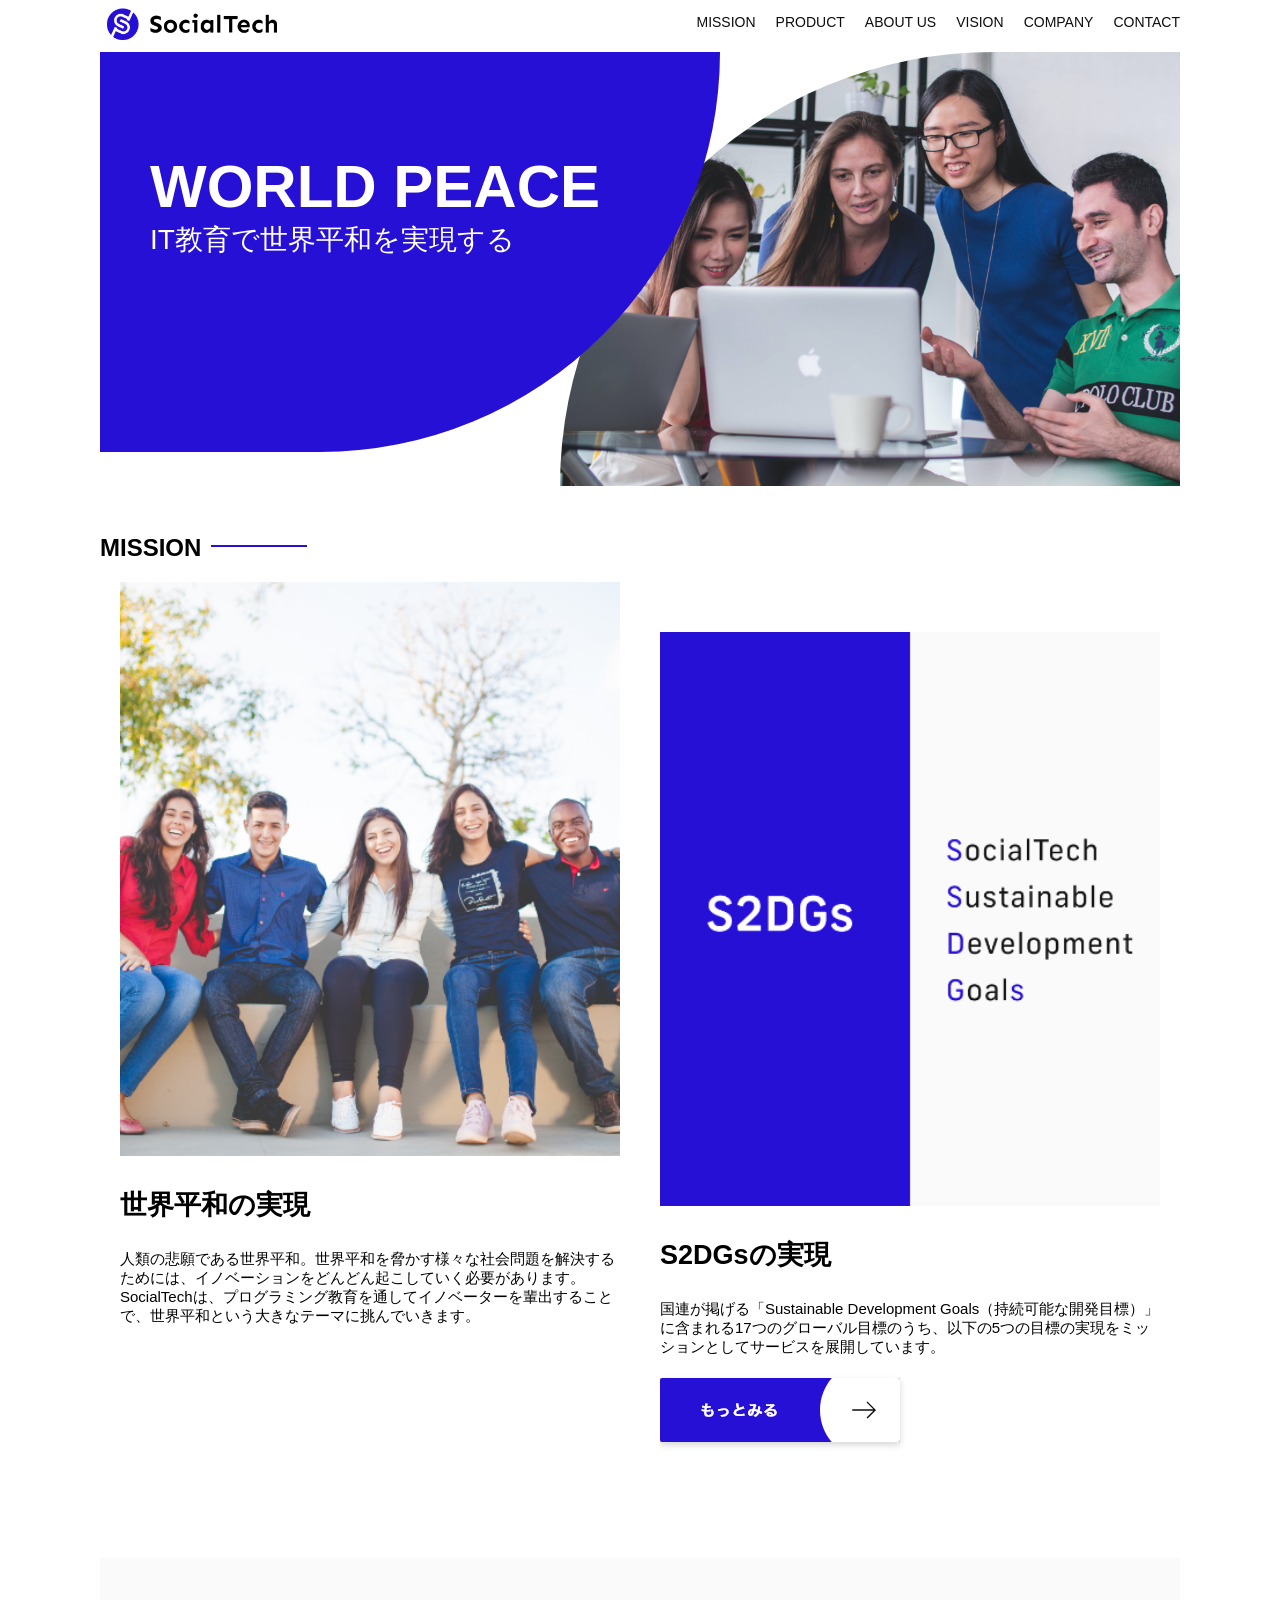
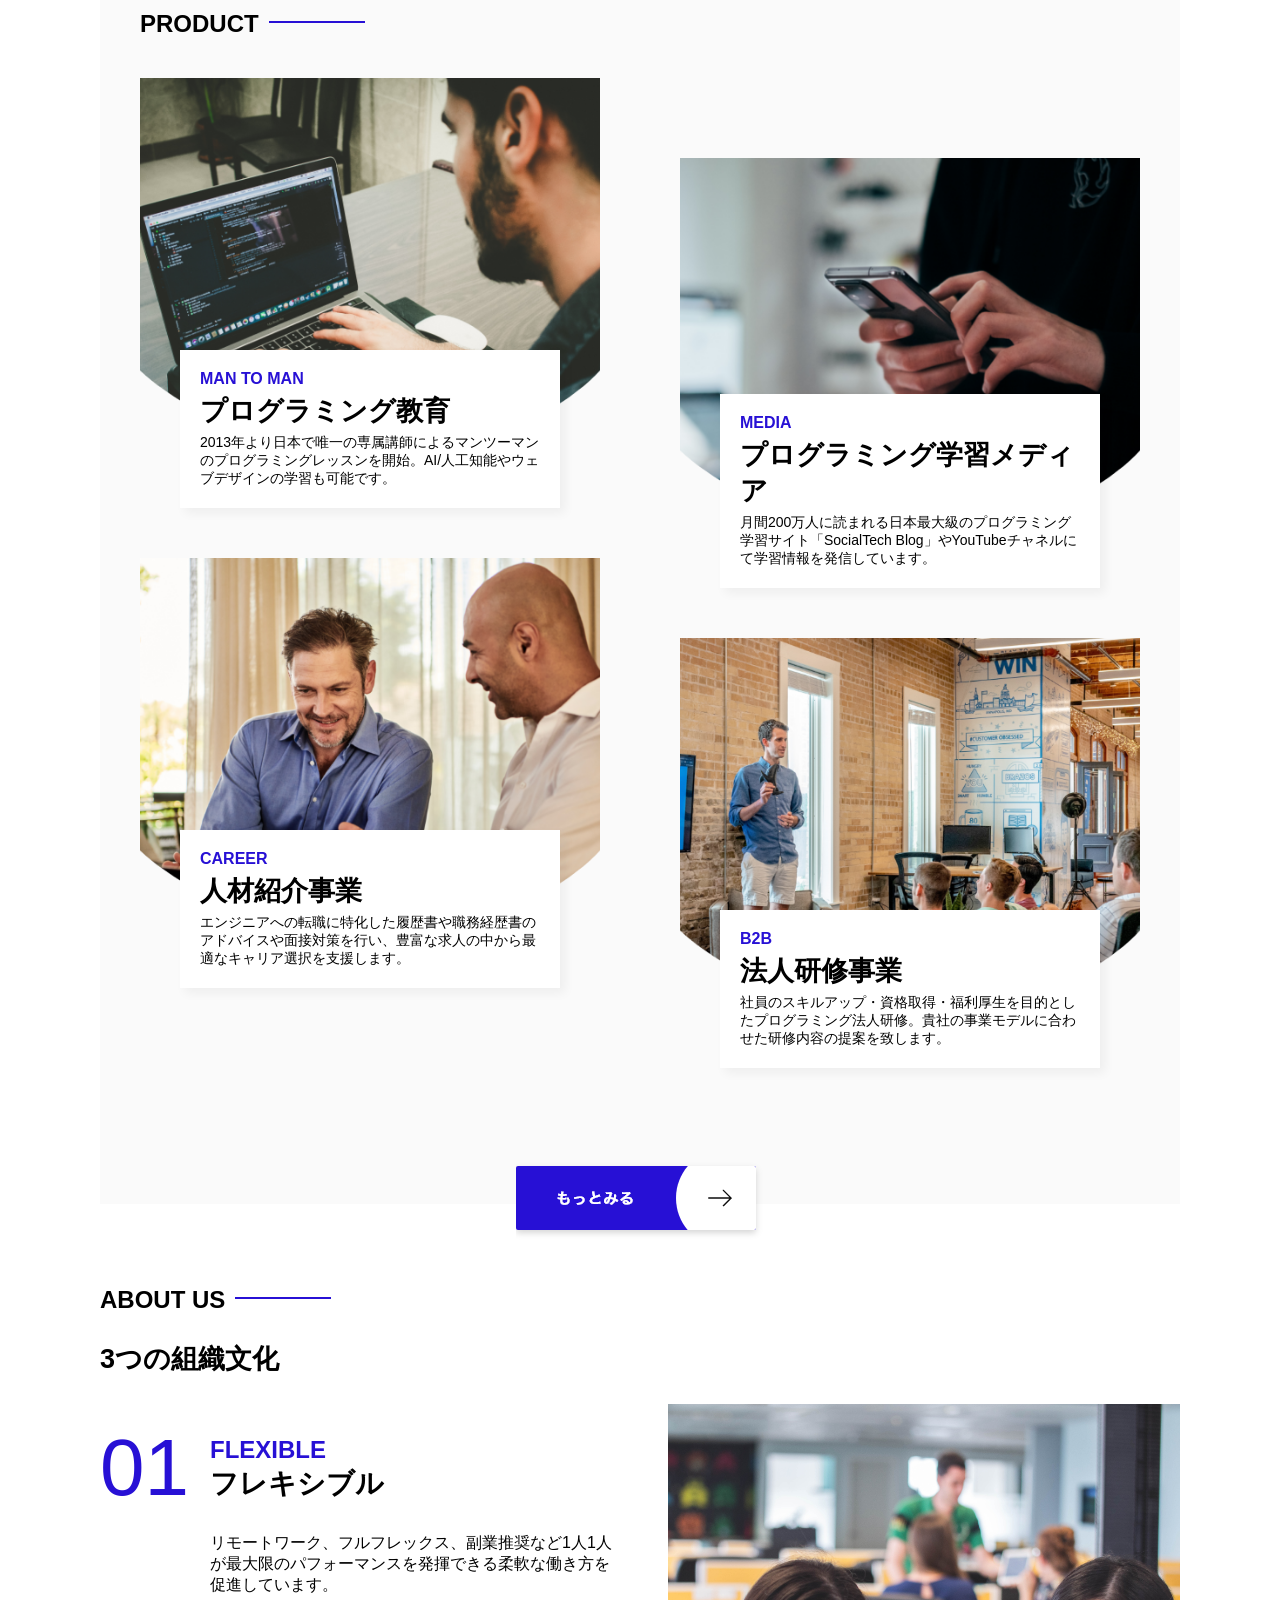
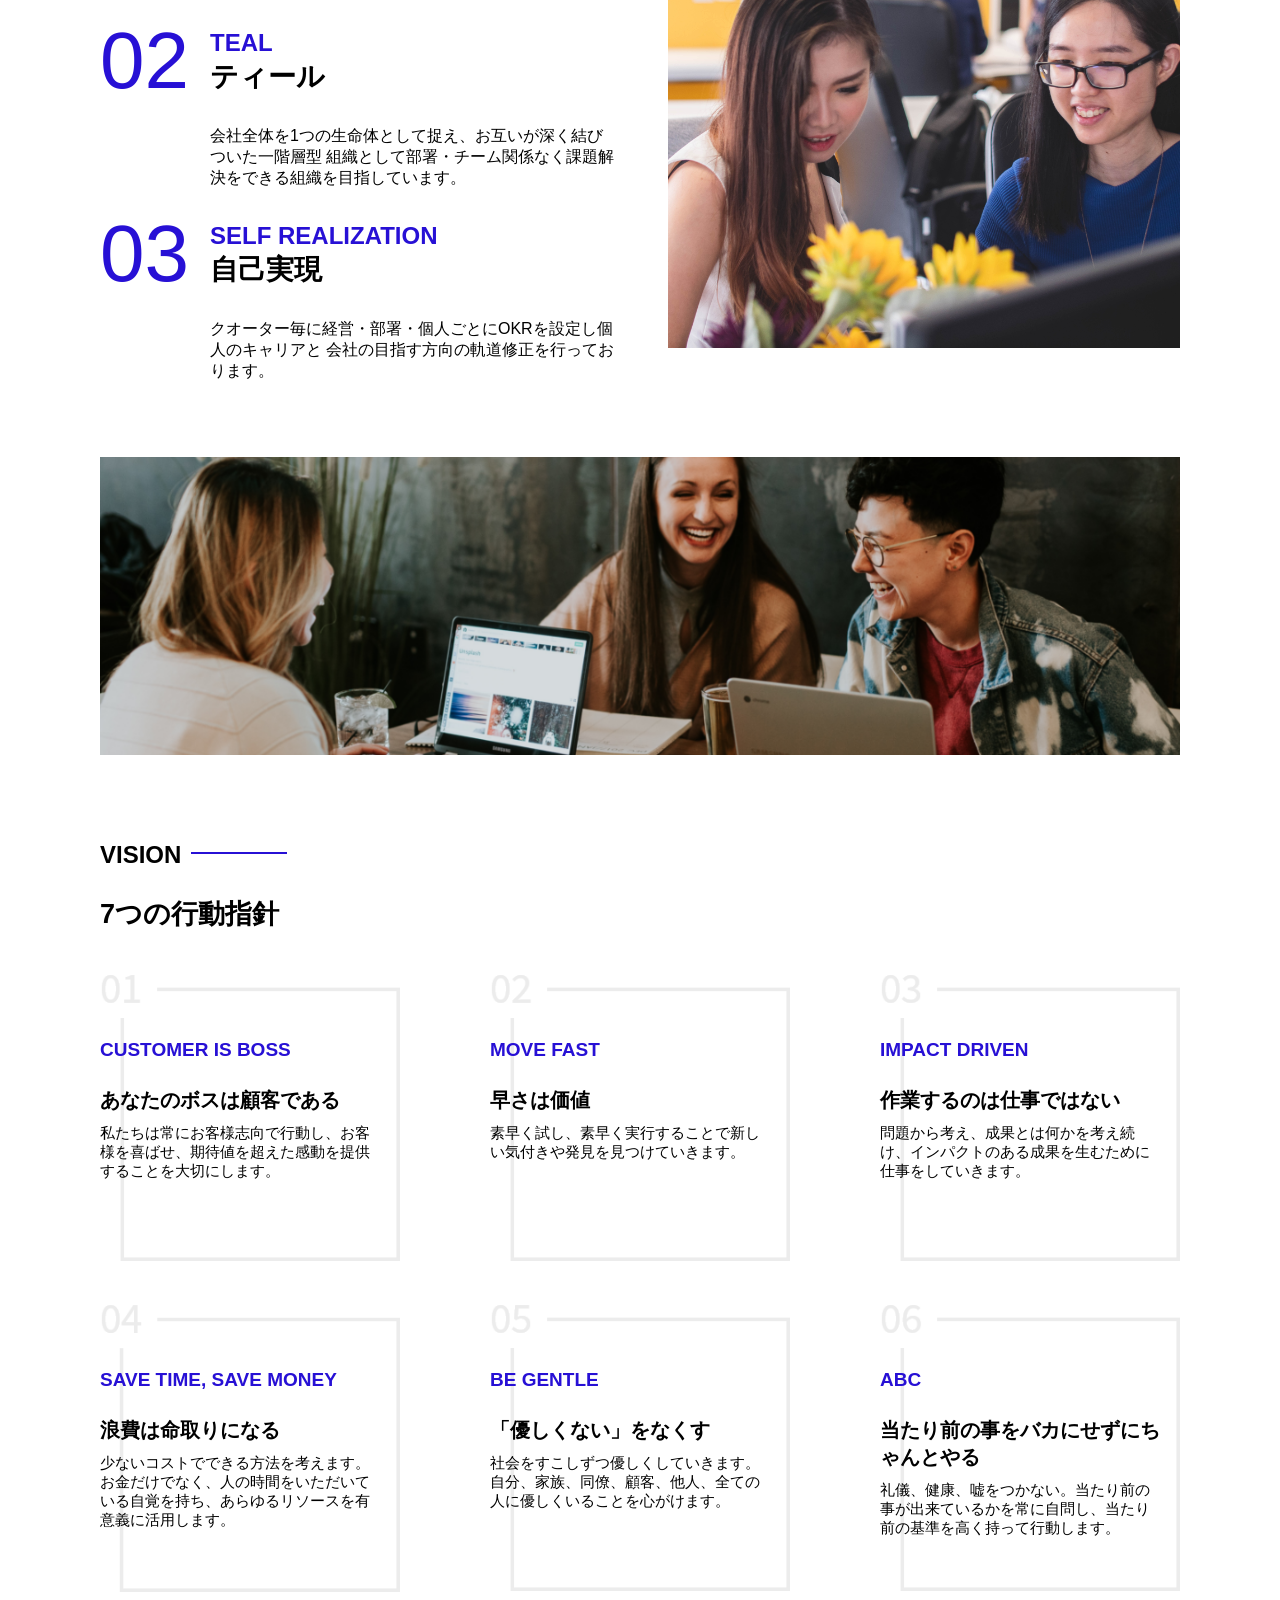
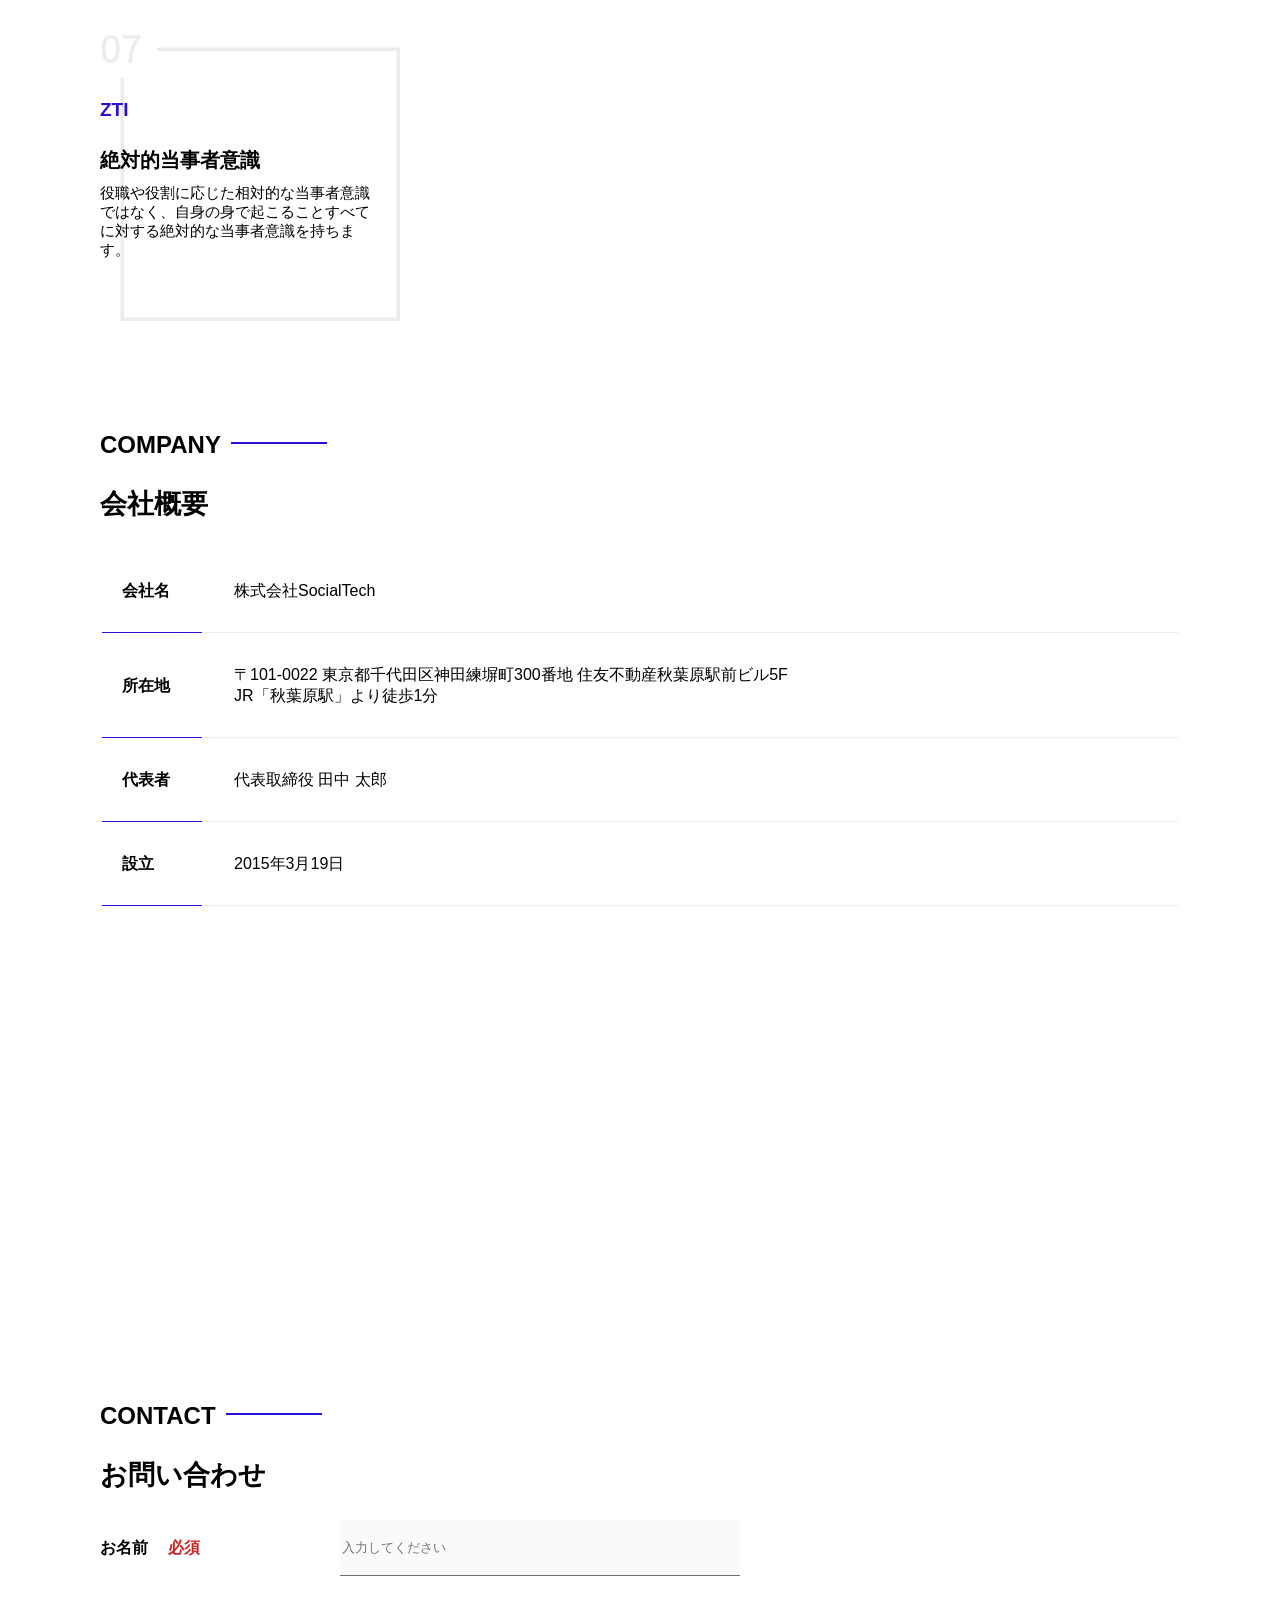
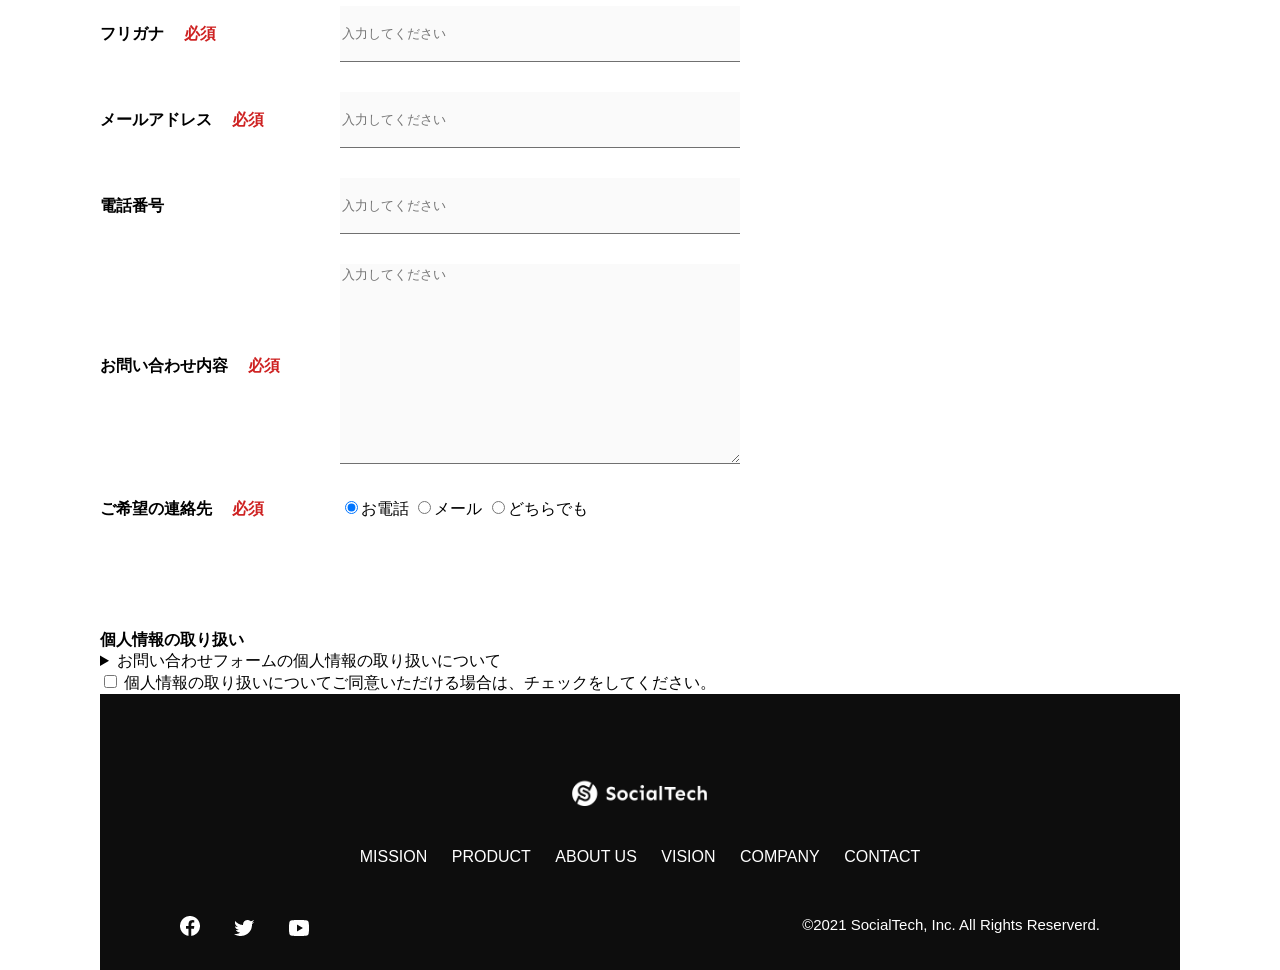
<file: socialtech/index.html>
<!doctype html>
<html>
  <head>
    <title>SocialTech</title>
    <meta charset="UTF-8" />
    <meta name="description" content="SocialTechはEdTech業界のリーディングカンパニーを目指します。" />
    <meta name="viewport" content="width=device-width, initial-scale=1.0" />
    <link rel="stylesheet" href="style.css" />
  </head>

  <body>
    <header>
      <a href="index.html" id="logo"> <img src="images/logo.png" alt="トップページに戻る" /></a>
      <!-- PC用ナビゲーション -->
      <nav id="nav-pc">
        <ul>
          <li><a href="mission.html">MISSION</a></li>
          <li><a href="product.html">PRODUCT</a></li>
          <li><a href="index.html#aboutus">ABOUT US</a></li>
          <li><a href="index.html#vision">VISION</a></li>
          <li><a href="index.html#company">COMPANY</a></li>
          <li><a href="index.html#contact">CONTACT</a></li>
        </ul>
      </nav>
      <!-- スマホ用メニューボタン -->
      <button id="menu-sp" onclick="document.getElementById('nav-sp').style.display = 'block'">
        <img src="images/button-menu.png" alt="ナビゲーションを開く" />
      </button>
      <!-- スマホ用ナビゲーション -->
      <div id="nav-sp">
        <button id="close" onclick="document.getElementById('nav-sp').style.display = 'none'">
          <img src="images/button-close.png" alt="ナビゲーションを閉じる" />
        </button>
        <nav>
          <ul>
            <li>
              <a id="logo-sp" href="index.html" onclick="document.getElementById('nav-sp').style.display = 'none'"
                ><img src="images/logo-sp.png" alt="トップページに戻る"
              /></a>
            </li>
            <li>
              <a class="menu" href="mission.html" onclick="document.getElementById('nav-sp').style.display = 'none'"
                >MISSION</a
              >
            </li>
            <li>
              <a class="menu" href="product.html" onclick="document.getElementById('nav-sp').style.display = 'none'"
                >PRODUCT</a
              >
            </li>
            <li>
              <a
                class="menu"
                href="index.html#aboutus"
                onclick="document.getElementById('nav-sp').style.display = 'none'"
                >ABOUT US</a
              >
            </li>
            <li>
              <a
                class="menu"
                href="index.html#vision"
                onclick="document.getElementById('nav-sp').style.display = 'none'"
                >VISION</a
              >
            </li>
            <li>
              <a
                class="menu"
                href="index.html#company"
                onclick="document.getElementById('nav-sp').style.display = 'none'"
                >COMPANY
              </a>
            </li>
            <li>
              <a
                class="menu"
                href="index.html#contact"
                onclick="document.getElementById('nav-sp').style.display = 'none'"
                >CONTACT</a
              >
            </li>
          </ul>
        </nav>
        <div id="sns">
          <a href="https://www.facebook.com/sejuku2013">
            <img src="images/button-facebook.png" alt="Facebookのリンク" />
          </a>
          <a href="https://twitter.com/samuraijuku">
            <img src="images/button-twitter.png" alt="Twitterのリンク" />
          </a>
          <a href="https://www.youtube.com/channel/UCCFOQO5aDK0xXam4cUQXT8g">
            <img src="images/button-youtube.png" alt="YouTubeのリンク" />
          </a>
        </div>
      </div>
    </header>
    <main>
      <article>
        <section id="main-visual">
          <div id="main-message">
            <h1>WORLD PEACE</h1>
            <p>IT教育で世界平和を実現する</p>
          </div>
          <img src="images/index/index-main.png" alt="PCの周りに集まる多国籍の仲間たち" />
        </section>
        <section id="mission">
          <h2 class="index-h2">MISSION</h2>
          <div id="mission-flex">
            <div>
              <img
                id="mission-photo"
                src="images/index/index-mission.png"
                alt="屋外のベンチで写真を撮影する多国籍の仲間たち"
              />
              <h3>世界平和の実現</h3>
              <p>
                人類の悲願である世界平和。世界平和を脅かす様々な社会問題を解決するためには、イノベーションをどんどん起こしていく必要があります。SocialTechは、プログラミング教育を通してイノベーターを輩出することで、世界平和という大きなテーマに挑んでいきます。
              </p>
            </div>
            <div>
              <img id="s2dgs" src="images/index/s2dgs.png" alt="S2DGs" />
              <h3>S2DGsの実現</h3>
              <p>
                国連が掲げる「Sustainable Development
                Goals（持続可能な開発目標）」に含まれる17つのグローバル目標のうち、以下の5つの目標の実現をミッションとしてサービスを展開しています。
              </p>
              <a href="mission.html">
                <img src="images/button-more.png" alt="もっとみる" />
              </a>
            </div>
          </div>
        </section>
        <section id="product">
          <h2 class="index-h2">PRODUCT</h2>
          <div class="product-flex">
            <div id="product-left">
              <div>
                <img class="product-photo" src="images/index/index-mantoman.png" alt="PCでコードを書く男性" />
                <div class="product-explain">
                  <span>MAN TO MAN</span>
                  <h3>プログラミング教育</h3>
                  <p>
                    2013年より日本で唯一の専属講師によるマンツーマンのプログラミングレッスンを開始。AI/人工知能やウェブデザインの学習も可能です。
                  </p>
                </div>
              </div>
              <div>
                <img class="product-photo" src="images/index/index-career.png" alt="笑顔で話し合う2人の男性" />
                <div class="product-explain">
                  <span>CAREER</span>
                  <h3>人材紹介事業</h3>
                  <p>
                    エンジニアへの転職に特化した履歴書や職務経歴書のアドバイスや面接対策を行い、豊富な求人の中から最適なキャリア選択を支援します。
                  </p>
                </div>
              </div>
            </div>
            <div id="product-right">
              <div>
                <img class="product-photo" src="images/index/index-media.png" alt="スマートフォンを操作する人" />
                <div class="product-explain">
                  <span>MEDIA</span>
                  <h3>プログラミング学習メディア</h3>
                  <p>
                    月間200万人に読まれる日本最大級のプログラミング学習サイト「SocialTech
                    Blog」やYouTubeチャネルにて学習情報を発信しています。
                  </p>
                </div>
              </div>
              <div>
                <img class="product-photo" src="images/index/index-b2b.png" alt="講演中の男性とそれを聴く人々" />
                <div class="product-explain">
                  <span>B2B</span>
                  <h3>法人研修事業</h3>
                  <p>
                    社員のスキルアップ・資格取得・福利厚生を目的としたプログラミング法人研修。貴社の事業モデルに合わせた研修内容の提案を致します。
                  </p>
                </div>
              </div>
            </div>
          </div>
          <div id="product-more">
            <a href="product.html">
              <img src="images/button-more.png" alt="もっとみる" />
            </a>
          </div>
        </section>

        <section id="aboutus">
          <h2 class="index-h2">ABOUT US</h2>
          <h3>3つの組織文化</h3>
          <div>
            <table class="culture-table">
              <tr>
                <td class="culture-num">01</td>
                <th><span class="culture-en">FLEXIBLE</span><br />フレキシブル</th>
              </tr>
              <tr>
                <td></td>
                <td class="culture-description">
                  リモートワーク、フルフレックス、副業推奨など1人1人が最大限のパフォーマンスを発揮できる柔軟な働き方を促進しています。
                </td>
              </tr>
              <tr>
                <td class="culture-num">02</td>
                <th><span class="culture-en">TEAL</span><br />ティール</th>
              </tr>
              <tr>
                <td></td>
                <td class="culture-description">
                  会社全体を1つの生命体として捉え、お互いが深く結びついた一階層型
                  組織として部署・チーム関係なく課題解決をできる組織を目指しています。
                </td>
              </tr>
              <tr>
                <td class="culture-num">03</td>
                <th><span class="culture-en">SELF REALIZATION</span><br />自己実現</th>
              </tr>
              <tr>
                <td></td>
                <td class="culture-description">
                  クオーター毎に経営・部署・個人ごとにOKRを設定し個人のキャリアと
                  会社の目指す方向の軌道修正を行っております。
                </td>
              </tr>
            </table>
            <img class="culture-img" src="images/index/index-aboutus1.png" alt="笑顔で話し合う2人の女性" />
          </div>
          <img class="culture-img2" src="images/index/index-aboutus2.png" alt="笑顔で話し合う3人の男女" />
        </section>
        <section id="vision">
          <h2 class="index-h2">VISION</h2>
          <h3>7つの行動指針</h3>
          <div>
            <div class="vision-box">
              <img src="images/index/vision-01.png" alt="01" />
              <div>
                <h4>CUSTOMER IS BOSS</h4>
                <h5>あなたのボスは顧客である</h5>
                <p>私たちは常にお客様志向で行動し、お客様を喜ばせ、期待値を超えた感動を提供することを大切にします。</p>
              </div>
            </div>
            <div class="vision-box">
              <img src="images/index/vision-02.png" alt="02" />
              <div>
                <h4>MOVE FAST</h4>
                <h5>早さは価値</h5>
                <p>素早く試し、素早く実行することで新しい気付きや発見を見つけていきます。</p>
              </div>
            </div>
            <div class="vision-box">
              <img src="images/index/vision-03.png" alt="03" />
              <div>
                <h4>IMPACT DRIVEN</h4>
                <h5>作業するのは仕事ではない</h5>
                <p>問題から考え、成果とは何かを考え続け、インパクトのある成果を生むために仕事をしていきます。</p>
              </div>
            </div>
            <div class="vision-box">
              <img src="images/index/vision-04.png" alt="04" />
              <div>
                <h4>SAVE TIME, SAVE MONEY</h4>
                <h5>浪費は命取りになる</h5>
                <p>
                  少ないコストでできる方法を考えます。お金だけでなく、人の時間をいただいている自覚を持ち、あらゆるリソースを有意義に活用します。
                </p>
              </div>
            </div>
            <div class="vision-box">
              <img src="images/index/vision-05.png" alt="05" />
              <div>
                <h4>BE GENTLE</h4>
                <h5>「優しくない」をなくす</h5>
                <p>
                  社会をすこしずつ優しくしていきます。自分、家族、同僚、顧客、他人、全ての人に優しくいることを心がけます。
                </p>
              </div>
            </div>
            <div class="vision-box">
              <img src="images/index/vision-06.png" alt="06" />
              <div>
                <h4>ABC</h4>
                <h5>当たり前の事をバカにせずにちゃんとやる</h5>
                <p>
                  礼儀、健康、嘘をつかない。当たり前の事が出来ているかを常に自問し、当たり前の基準を高く持って行動します。
                </p>
              </div>
            </div>
            <div class="vision-box">
              <img src="images/index/vision-07.png" alt="07" />
              <div>
                <h4>ZTI</h4>
                <h5>絶対的当事者意識</h5>
                <p>
                  役職や役割に応じた相対的な当事者意識ではなく、自身の身で起こることすべてに対する絶対的な当事者意識を持ちます。
                </p>
              </div>
            </div>
          </div>
        </section>
        <section id="company">
          <h2 class="index-h2">COMPANY</h2>
          <h3>会社概要</h3>
          <table id="company-table">
            <tr>
              <th class="tableheader tableheader-first">会社名</th>
              <td class="cell cell-first">株式会社SocialTech</td>
            </tr>
            <tr>
              <th class="tableheader">所在地</th>
              <td class="cell">
                〒101-0022 東京都千代田区神田練塀町300番地 住友不動産秋葉原駅前ビル5F<br />JR「秋葉原駅」より徒歩1分
              </td>
            </tr>
            <tr>
              <th class="tableheader tableheader-first">代表者</th>
              <td class="cell">代表取締役 田中 太郎</td>
            </tr>
            <tr>
              <th class="tableheader">設立</th>
              <td class="cell cell-first">2015年3月19日</td>
            </tr>
          </table>
          <iframe
            src="https://www.google.com/maps/embed?pb=!1m18!1m12!1m3!1d6480.132705569783!2d139.76762657176073!3d35.69998475352051!2m3!1f0!2f0!3f0!3m2!1i1024!2i768!4f13.1!3m3!1m2!1s0x60188c04f0201e11%3A0x3ad1aca61e68b3f2!2z5L2P5Y-L5LiN5YuV55Sj56eL6JGJ5Y6f44OT44Or!5e0!3m2!1sja!2sjp!4v1774159462496!5m2!1sja!2sjp"
            style="border: 0"
            allowfullscreen=""
            loading="lazy"
          >
          </iframe>
        </section>

        <section id="contact">
          <h2 class="index-h2">CONTACT</h2>
          <h3>お問い合わせ</h3>
          <form>
            <div>
              <div class="contact-heading">
                <label class="contact-label">お名前<span class="contact-span">必須</span></label>
              </div>
              <div>
                <input type="text" name="name" placeholder="入力してください" class="contact-textbox" />
              </div>
            </div>
            <div>
              <div class="contact-heading">
                <label class="contact-label">フリガナ<span class="contact-span">必須</span></label>
              </div>
              <div>
                <input type="text" name="hurigana" placeholder="入力してください" class="contact-textbox" />
              </div>
            </div>
            <div>
              <div class="contact-heading">
                <label class="contact-label">メールアドレス<span class="contact-span">必須</span></label>
              </div>
              <div>
                <input type="text" name="email" placeholder="入力してください" class="contact-textbox" />
              </div>
            </div>
            <div>
              <div class="contact-heading">
                <label class="contact-label">電話番号</label>
              </div>
              <div>
                <input type="text" name="tel" placeholder="入力してください" class="contact-textbox" />
              </div>
            </div>
            <div>
              <div class="contact-heading">
                <label class="contact-label">お問い合わせ内容<span class="contact-span">必須</span></label>
              </div>
              <div>
                <textarea class="contact-textarea" placeholder="入力してください" name="message"></textarea>
              </div>
            </div>
            <div>
              <div class="contact-heading">
                <label class="contact-label">ご希望の連絡先<span class="contact-span">必須</span></label>
              </div>
              <div>
                <input class="radiobutton" type="radio" value="tel" name="contact" checked /><label>お電話</label>
                <input class="radiobutton" type="radio" value="mail" name="contact" /><label>メール</label>
                <input class="radiobutton" type="radio" value="both" name="contact" /><label>どちらでも</label>
              </div>
            </div>
          </form>
        </section>
        <div>
          <div class="contact-heading">
            <label class="contact-label">個人情報の取り扱い</label>
          </div>
          <div>
            <details>
              <summary>お問い合わせフォームの個人情報の取り扱いについて</summary>
              <div>
                <dl>
                  <dt>１．組織の名称又は氏名</dt>
                  <dd>株式会社SocialTech</dd>
                  <dt>２．個人情報保護管理者（若しくはその代理人）の氏名又は職名、所属及び連絡先</dt>
                  <dd>
                    <p>鈴木 一郎 コーポレート部</p>
                    <p>メールアドレス：samurai@example.com</p>
                    <p>TEL：03-1234-5678</p>
                  </dd>
                  <dt>３．個人情報の利用目的</dt>
                  <dd>
                    <ul>
                      <li>本サービス及び本サービスに関連する情報の提供又はそれらに関する連絡のため</li>
                      <li>ユーザーの本人確認のため</li>
                      <li>当社サービスのご案内のため</li>
                      <li>当社の商品等の広告または宣伝（電子メールによるものを含むものとします。）</li>
                    </ul>
                  </dd>
                  <dt>４．個人情報の取り扱い業務の委託</dt>
                  <dd>
                    個人情報の取扱業務の全部または一部を外部に業務委託する場合があります。その際、弊社は、個人情報を適切に保護できる管理体制を敷き実行していることを条件として委託先を厳選したうえで、機密保持契約を委託先と締結し、お客様の個人情報を厳密に管理させます。
                  </dd>
                  <dd>５．個人情報の開示等の請求</dd>
                  <dd>
                    お客様は、弊社に対してご自身の個人情報の開示等（利用目的の通知、開示、内容の訂正・追加・削除、利用の停止または消去、第三者への提供の停止）に関して、当社問合わせ窓口に申し出ることができます。<br />
                    その際、弊社はお客様ご本人を確認させていただいたうえで、合理的な期間内に対応いたします。<br />
                    なお、個人情報に関する弊社問合わせ先は、次の通りです。
                  </dd>
                  <dd>
                    <p>株式会社SocialTech 個人情報問合せ窓口</p>
                    <p>〒150-0043 東京都千代田区神田練塀町300番地 住友不動産秋葉原駅前ビル5F</p>
                    <p>メールアドレス：samurai@example.com TEL：03-1234-5678</p>
                  </dd>
                  <dt>６．個人情報を提供されることの任意性について</dt>
                  <dd>
                    お客様がご自身の個人情報を弊社に提供されるか否かは、お客様のご判断によりますが、もしご提供されない場合には、適切なサービスが提供できない場合がありますので予めご了承ください。
                  </dd>
                </dl>
              </div>
            </details>
            <input type="checkbox" name="agree" />
            <span>個人情報の取り扱いについてご同意いただける場合は、チェックをしてください。</span>
          </div>
        </div>
      </article>
    </main>

    <footer>
      <div id="footer-logo">
        <img src="images/logo-sp.png" alt="SocialTech" />
      </div>
      <div id="footer-link">
        <a href="mission.html">MISSION</a>
        <a href="product.html">PRODUCT</a>
        <a href="index.html#aboutus">ABOUT US</a>
        <a href="index.html#vision">VISION</a>
        <a href="index.html#company">COMPANY</a>
        <a href="index.html#contact">CONTACT</a>
      </div>
      <div id="sns-footer">
        <div class="sns-btns">
          <a href="https://www.facebook.com/sejuku2013"
            ><img src="images/button-facebook.png" alt="Facebookのリンク"
          /></a>
          <a href="https://twitter.com/samuraijuku"><img src="images/button-twitter.png" alt="Twitterのリンク" /></a>
          <a href="https://www.youtube.com/channel/UCCFOQO5aDK0xXam4cUQXT8g"
            ><img src="images/button-youtube.png" alt="YouTubeのリンク"
          /></a>
        </div>
        <p id="copyright">&copy;2021 SocialTech, Inc. All Rights Reserverd.</p>
      </div>
      <!--"sns-footer"-->
    </footer>
  </body>
</html>
</file>
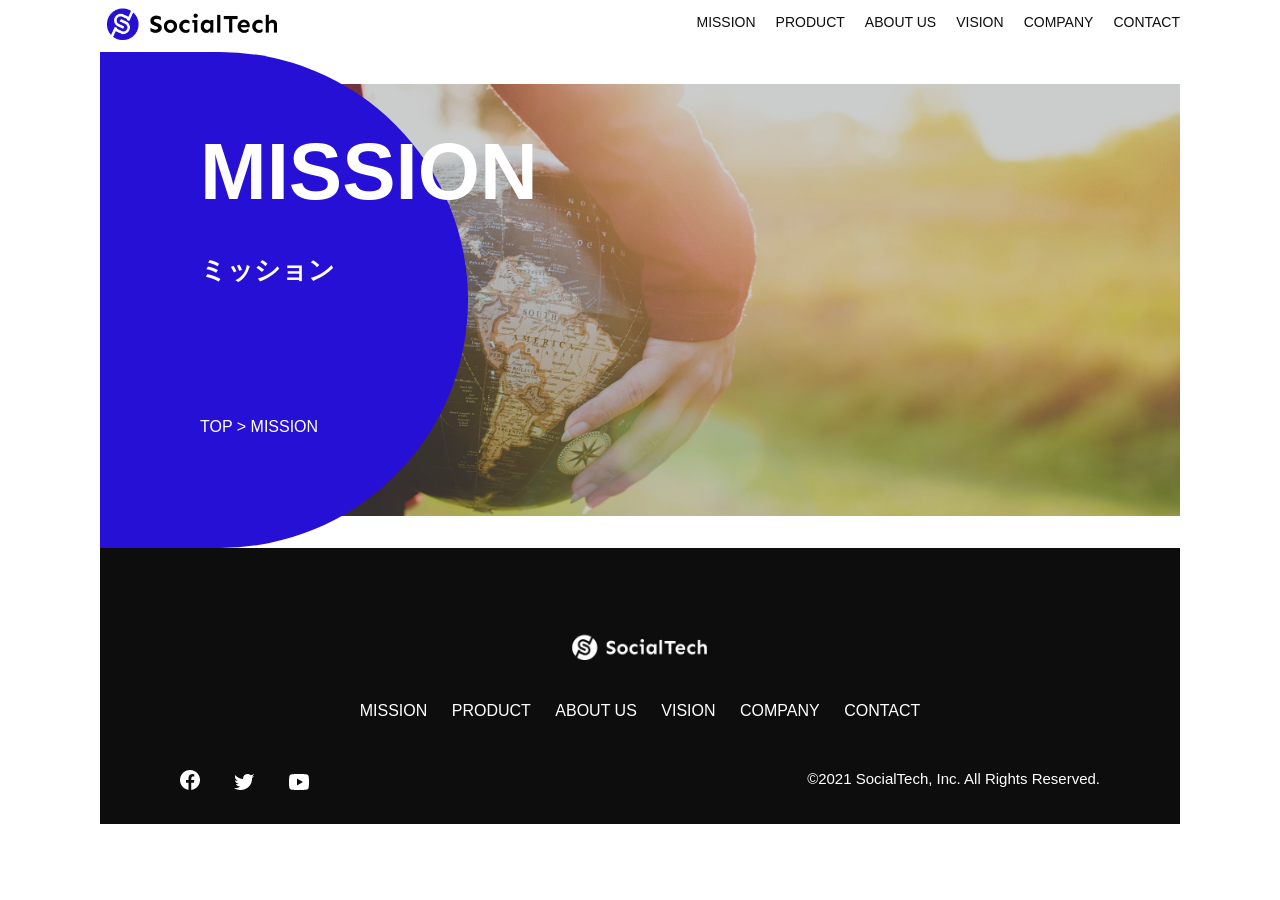
<file: socialtech/mission.html>
<!doctype html>
<html>
  <head>
    <title>SocialTech -MISSION ミッション-</title>
    <meta charset="UTF-8" />
    <meta name="description" content="SocialTechが目指す5つの目標（S2DGs）を紹介します" />
    <meta name="viewport" content="width=device-width, initial-scale=1.0" />
    <link rel="stylesheet" href="style.css" />
  </head>

  <body>
    <header>
      <a href="index.html" id="logo">
        <img src="images/logo.png" alt="トップページに戻る" />
      </a>
      <!-- PC用ナビゲーション -->
      <nav id="nav-pc">
        <ul>
          <li><a href="mission.html">MISSION</a></li>
          <li><a href="product.html">PRODUCT</a></li>
          <li><a href="index.html#aboutus">ABOUT US</a></li>
          <li><a href="index.html#vision">VISION</a></li>
          <li><a href="index.html#company">COMPANY</a></li>
          <li><a href="index.html#contact">CONTACT</a></li>
        </ul>
      </nav>
      <!-- スマホ用メニューボタン -->
      <button id="menu-sp" onclick="document.getElementById('nav-sp').style.display = 'block'">
        <img src="images/button-menu.png" alt="ナビゲーションを開く" />
      </button>
      <!-- スマホ用ナビゲーション -->
      <div id="nav-sp">
        <button id="close" onclick="document.getElementById('nav-sp').style.display = 'none'">
          <img src="images/button-close.png" alt="ナビゲーションを閉じる" />
        </button>
        <nav>
          <ul>
            <li>
              <a id="logo-sp" href="index.html" onclick="document.getElementById('nav-sp').style.display = 'none'"
                ><img src="images/logo-sp.png" alt="トップページに戻る"
              /></a>
            </li>
            <li>
              <a class="menu" href="mission.html" onclick="document.getElementById('nav-sp').style.display = 'none'"
                >MISSION</a
              >
            </li>
            <li>
              <a class="menu" href="product.html" onclick="document.getElementById('nav-sp').style.display = 'none'"
                >PRODUCT</a
              >
            </li>
            <li>
              <a
                class="menu"
                href="index.html#aboutus"
                onclick="document.getElementById('nav-sp').style.display = 'none'"
                >ABOUT US</a
              >
            </li>
            <li>
              <a
                class="menu"
                href="index.html#vision"
                onclick="document.getElementById('nav-sp').style.display = 'none'"
                >VISION</a
              >
            </li>
            <li>
              <a
                class="menu"
                href="index.html#company"
                onclick="document.getElementById('nav-sp').style.display = 'none'"
                >COMPANY</a
              >
            </li>
            <li>
              <a
                class="menu"
                href="index.html#contact"
                onclick="document.getElementById('nav-sp').style.display = 'none'"
                >CONTACT</a
              >
            </li>
          </ul>
        </nav>
        <div id="sns">
          <a href="https://www.facebook.com/sejuku2013">
            <img src="images/button-facebook.png" alt="Facebookのリンク" />
          </a>
          <a href="https://twitter.com/samuraijuku">
            <img src="images/button-twitter.png" alt="Twitterのリンク" />
          </a>
          <a href="https://www.youtube.com/channel/UCCFOQO5aDK0xXam4cUQXT8g">
            <img src="images/button-youtube.png" alt="YouTubeのリンク" />
          </a>
        </div>
      </div>
    </header>
    <main>
      <article>
        <section id="mission-main">
          <div class="mission-main-inner">
            <div id="mission-title">
              <h1>MISSION<br /><span>ミッション</span></h1>
              <p>TOP > MISSION</p>
            </div>
          </div>
        </section>
      </article>
    </main>
    <footer>
      <div id="footer-logo">
        <img src="images/logo-sp.png" alt="SocialTech" />
      </div>
      <div id="footer-link">
        <a href="mission.html">MISSION</a>
        <a href="product.html">PRODUCT</a>
        <a href="index.html#aboutus">ABOUT US</a>
        <a href="index.html#vision">VISION</a>
        <a href="index.html#company">COMPANY</a>
        <a href="index.html#contact">CONTACT</a>
      </div>
      <div id="sns-footer">
        <div class="sns-btns">
          <a href="https://www.facebook.com/sejuku2013"
            ><img src="images/button-facebook.png" alt="Facebookのリンク"
          /></a>
          <a href="https://twitter.com/samuraijuku"><img src="images/button-twitter.png" alt="Twitterのリンク" /></a>
          <a href="https://www.youtube.com/channel/UCCFOQO5aDK0xXam4cUQXT8g"
            ><img src="images/button-youtube.png" alt="YouTubeのリンク"
          /></a>
        </div>
        <p id="copyright">&copy;2021 SocialTech, Inc. All Rights Reserved.</p>
      </div>
      <!--"sns-footer"-->
    </footer>
  </body>
</html>
</file>
<file: socialtech/style.css>
* {
  box-sizing: border-box;
}

p {
  font-size: 15px;
}

body {
    max-width: 1080px;
    margin: 0 auto;
    font-family: "Source Sans Pro", "Hiragino Kaku Gothic ProN", Meiryo, Arial, sans-serif;
}
header {
    display: flex;
    justify-content: space-between;
}
#nav-pc {
    font-size: 14px;
}
#nav-pc ul{
    display: flex;
    padding-left: 0;
}
#nav-pc li {
    list-style: none;
}
#nav-pc a {
    text-decoration: none;
    margin-left: 20px;
    color: #0d0d0d;
}
#nav-pc a:hover {
    text-decoration: underline;
}
/* スマホ用ナビを非表示 */
#nav-sp,
#menu-sp {
    display: none;
}
#main-visual {
    position: relative;
    height: 400px;
}
#main-message {
    position: absolute;
    top:0;
    left: 0;
    background-color:#2710d5;
    color: #ffffff;
    border-radius: 0 0 476px 0;
    max-width: 620px;
    width: 100%;
    height: 100%;
    z-index: 11;
}
#main-message > h1 {
    font-size: 60px;
    margin: 100px 0 0 50px;
}
#main-message > p {
    font-size: 28px;
    margin: 0 0 0 50px;
}
#main-visual img {
    max-width: 620px;
    border-radius: 476px 0 0 0;
    position: absolute;
    top: 0;
    right:0;
    z-index: 10;
}
h2 {
    margin: 40px 0 0 0;
}
h2::after {
    content: url("images/line.png");
    margin-left: 10px;
}
h3 {
    font-size: 27px;
}
#mission {
    margin:80px auto;
}
#mission-flex {
    display: flex;
}
#mission-flex > div {
    width: 50%;
    margin: 20px;
}
#mission-photo {
    width: 100%;
}
#s2dgs {
    margin-top: 50px;
    width: 100%;
}
#product {
    background-color: #fafafa;
    margin: 80px 0;
    padding: 10px 40px 0px 40px;
}
#product .product-flex {
    margin-top: 40px;
    display: flex;
}
#product-left {
    width: 50%;
    margin-right: 20px;
}
#product-right {
    width: 50%;
    margin-left: 20px;
    margin-top: 80px;
}
#product-left >div {
    position: relative;
    height: 480px;
    margin-right: 20px;
}
#product-right > div {
    position: relative;
    height: 480px;
    margin-left: 20px;
}
.product-photo {
    width: 100%;
}
.product-explain {
    background-color: #ffffff;
    position: absolute;
    left: 0;
    bottom: 50px;
    margin: 0 40px;
    padding: 20px;
    box-shadow: 5px 5px 10px rgba(0,0,0,0.05);
}
.product-explain >span {
    color: #2710d5;
    font-weight: bold;
    font-size: 16px;
    margin: 0;
}
.product-explain > h3 {
    margin: 5px 0;
}
.product-explain > p {
    font-size: 14px;
    margin: 0;
}
#product-more {
    text-align: center;
}
#product-more a {
    position: relative;
    bottom: -42px;
}
#aboutus {
    margin: 80px auto;
}
#aboutus > div {
    display: flex;
}
.culture-img {
    width: 50%;
    align-self: flex-start;
}
.culture-img2 {
    margin-top: 50px;
    width: 100%;
}
.culture-table {
    margin-right: 50px;
    border-collapse: separate;
    border-spacing: 0 24px;
}
.culture-num {
    font-size: 80px;
    color: #2710d5;
    padding: 0 20px 0 0;
    vertical-align: top;
    line-height: 1;
    width: 90px;
}
.culture-table td {
    vertical-align: top;
}
.culture-table th {
    text-align: left;
    font-size: 28px;
    font-weight: bold;
}
.culture-en {
    color: #2710d5;
    font-size: 24px;
}
.culture-description {
    margin: 0;
}
#vision {
    margin: 80px auto;
}
#vision >div {
    display: flex;
    justify-content: space-between;
    flex-wrap: wrap;
}
.vision-box {
    width: 300px;
    height: 300px;
    margin-bottom: 30px;
    position: relative;
}
.vision-box > img {
    width: 100%;
    position: relative;
    z-index: 30;
}
.vision-box > div {
    position: absolute;
    top: 0;
    left: 0;
    z-index: 31;
    margin-right: 20px;
}
.vision-box > div > h4 {
    color: #2710d5;
    font-size: 19px;
    margin-top: 80px;
}
.vision-box > div > h4::after {
    font-size: 40px;
}
.vision-box > div > h5 {
    font-size: 20px;
    margin: 0 0 0 0;
}
.vision-box > div > p {
    margin: 10px 0 0 0;
}
#company {
    margin: 80px auto;
}
#company-table {
    width: 100%;
}
.tableheader {
    text-align: left;
    padding: 20px;
    border-bottom-color: #2710d5;
    border-bottom-width: 1px;
    border-bottom-style: solid;
    width: 100px;
}

.cell {
    padding: 30px;
    border-bottom-color: #ececec;
    border-bottom-width: 1px;
    border-bottom-style: solid;
}

#company > iframe {
    width: 100%;
    height: 368px;
    margin-top: 40px;
}
#contact {
    margin: 80px auto;
}
#contact > form > div {
    display: flex;
    flex-direction: row;
    flex-wrap: wrap;
    padding-bottom: 30px;
}
.contact-heading {
    width: 240px;
    align-self: center;
}
.contact-label {
    font-weight: bold;
}
.contact-span {
    color: #ce2222;
    margin-left: 20px;
    font-weight: bold;
}
.contact-textbox {
    border-top: 0px;
    border-left: 0px;
    border-right: 0px;
    border-bottom-width: 1px;
    border-bottom-color:#707070;
    border-style: solid;
    background-color: #fafafa;
    width: 400px;
    height: 56px;
}

.contact-textarea {
    border-top: 0px;
    border-left: 0px;
    border-right: 0px;
    border-bottom-width: 1px;
    border-bottom-color: #707070;
    background-color: #fafafa;
    width: 400px;
    height: 200px;
}
#contact dt {
    font-weight: bold;
}
#contact dd {
    margin: 0 0 16px 0;
}
#contact dd p {
    margin: 0;
}
#contact dd ul {
    padding-left: 0;
}
#contact dd li {
    margin-bottom: 0;
    list-style: none;
}
footer {
    background-color: #0d0d0d;
    text-align: center;
    padding: 80px 80px 30px 80px;
}
#footer-logo {
    margin-bottom: 30px;
}
#footer-link {
    margin-bottom: 50px;
}
#footer-link > a {
    text-decoration: none;
    margin: 10px;
    color: #ffffff;
}
#footer-link > a:hover {
    text-decoration: underline;
}
#sns-footer {
    display: flex;
    justify-content: space-between;
}
#sns-footer a {
    margin-right: 30px;
}
#copyright {
    color: #ffffff;
    margin: 0;
}
/* mission.html 用のスタイル */
/* ミッションのメインビジュアル */
.mission-main-inner {
    background-image: url("images/mission/mission-main.png");
    background-repeat: no-repeat;
    background-position-y: center;
}
#mission-title {
    background-color: #2710d5;
    width: 368px;
    color: #ffffff;
    height: 496px;
    border-radius: 0 248px 248px 0;
    position: relative;
}
#mission-title h1 {
    position: absolute;
    top: 0;
    left: 100px;
    font-size: 80px;
    line-height: 1;
}
#mission-title h1 span {
    font-size: 26px;
}
#mission-title > p {
    position: absolute;
    top: 350px;
    left: 100px;
    font-size: 16px;
}

@media screen and (max-width: 767px) {
    #nav-pc {
        display: none;
    }  
    #menu-sp {
        display: block;
        background-color: transparent;
        float: right;
        padding: 0;
        border: none;
    }
    #nav-sp {
        background-color: #2710d5;
        position: fixed;
        left: 0;
        top: 0;
        height: 100%;
        width: 100%;
        display: none;
        z-index: 100;
    }
    #close {
        position: absolute;
        top: 20px;
        right: 20px;
        background-color: transparent;
        border: none;
    }
    #nav-sp nav ul {
        padding-left: 0;
    }
    #nav-sp nav li {
        list-style: none;
    }
    #logo-sp {
        margin: 80px 0 30px 20px;
    }
    #nav-sp nav a {
        display: block;
        color: #ffffff;
    }
    #nav-sp nav a:hover {
        text-decoration: underline;
    }
    #nav-sp .menu {
        text-decoration: none;
        margin: 0 20px 0 20px;
        height: 44px;
        font-size: 16px;
        background-image: url("images/arrow.png");
        background-repeat: no-repeat;
        background-position: right top;
    }
    #sns {
        position: absolute;
        bottom: 20px;
        left: 20px;
    }
    #sns > a {
        margin-right: 30px;
    }
    #main-visual {
        position: relative;
        height: 470px;
    }
    #main-visual > div {
        text-align: center;
        height: 280px;
    }
    #main-visual h1 {
        font-size: 28px;
        margin: 90px 0 0 0;
    }
    #main-visual > div > p {
        margin: 0;
        font-size: 15px;
    }
    #main-visual > img {
        width: 100%;
        border-radius: 476px 0 0 0;
        top: auto;
        bottom: 0;
    }
    h2 {
        margin: 15px 0;
    }
    h3 {
        font-size: 24px;
        margin: 10px 0 0 0;
    }
    #mission {
        margin: 20px 0;
        padding: 0 20px;
    }
    #mission-flex {
        flex-direction: column;
    }
    #mission-flex > div {
        width: 100%;
        margin: 0;
    }
    #product {
        margin: 0;
        padding: 10px 20px 0 20px;
    }
    #product .product-flex {
        flex-direction: column;
        margin-top: 0;
    }
    #product-left,
    #product-right {
        width: 100%;
        margin: 0;
    }
    #product-left > div,
    #product-right > div {
        height: auto;
        margin: 0;
    }
    .product-explain {
        position: relative;
        margin: 0;
    }
    .product-explain > h3 {
        margin: 10px 0;
        font-size: 24px;
    }
    #product-more {
        text-align: left;
    }
    #aboutus {
        margin: 80px 20px;
    }
    #aboutus > div {
        flex-direction: column;
    }
    .culture-table th {
        font-size: 16px;
    }
    .culture-table {
        margin-right: 0;
        padding-right: 0;
        order: 2;
    }
    .culture-img {
        width: 100%;
        order: 1;
    }
    .culture-img2 {
        margin-top: 0;
    }
    .culture-num {
        padding: 0;
    }
    .culture-description {
        margin: 0;
    }
    #vision {
        margin: 80px 20px;
    }
    .vision-box > img {
        position: absolute;
        top: 0;
        left: 0;
    }
    .vision-box > div > h4 {
        margin: 60px 0 0 0;
    }
    #company {
        margin: 0 20px;
    }
    #company > h3 {
        margin-bottom: 20px;
    }
    .tableheader {
        width: 50px;
    }
    .cell {
        padding: 20px;
    }
    #company > iframe {
        height: 240px;
    }
    #contact {
        margin: 80px 20px;
    }
    #contact > h3 {
        margin-bottom: 20px;
    }
    #contact > form > div {
        flex-direction: column;
        margin-bottom: 20px;
    }
    .contact-heading {
        align-self: auto;
        margin-bottom: 20px;
    }
    .contact-textbox {
        min-width: 300px;
        width: 100%;
    }
    .contact-textarea {
        height: 150px;
        width: 100%;
    }
    .radiobutton {
        margin-bottom: 20px;
    }
    footer {
        padding: 30px 20px 50px 20px;
        text-align: left;
    }
    #footer-link > a {
        margin: 0 20px 30px 0;
        display: block;
        background-image: url("images/arrow.png");
        background-repeat: no-repeat;
        background-position: right top;
    }
    #footer-link > a:hover {
        text-decoration: underline;
    }
    #sns-footer {
        flex-direction: column;
        justify-content: flex-start;
    }
    #copyright {
        font-size: 12px;
        margin-top: 30px;
    }
}
</file>
